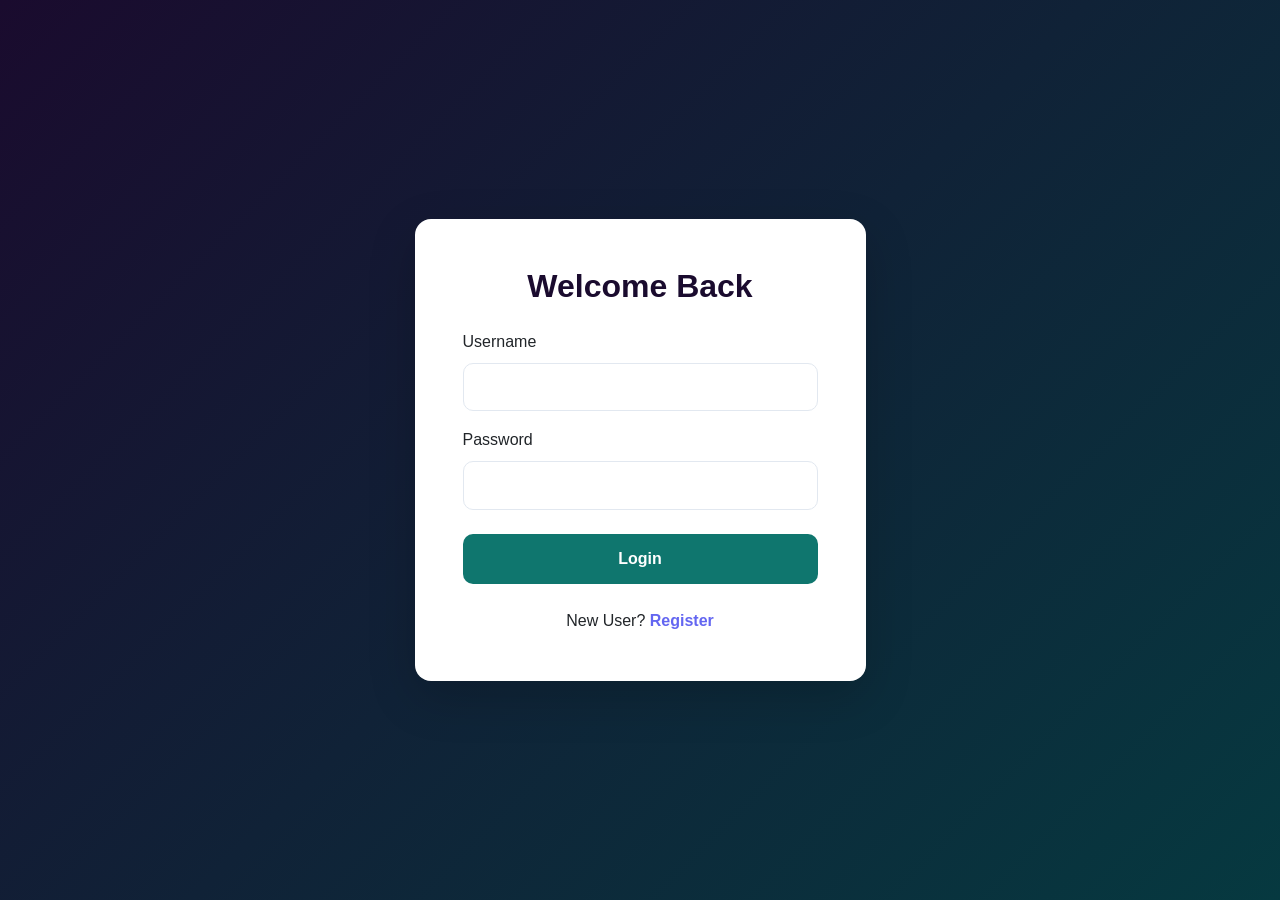
<file: index.html>
<!doctype html>
<html lang="en">
  <head>
    <meta charset="UTF-8" />
    <meta name="viewport" content="width=device-width, initial-scale=1.0" />
    <title>Student Fitness & Performance Tracker</title>

    <!-- Bootstrap CSS -->
    <link
      href="https://cdn.jsdelivr.net/npm/bootstrap@5.3.2/dist/css/bootstrap.min.css"
      rel="stylesheet"
    />

    <!-- Custom CSS -->
    <link rel="stylesheet" href="assets/css/style.css" />
  </head>

  <body>
    <!-- NAVBAR -->
    <nav
      class="navbar navbar-expand-lg navbar-dark bg-dark"
      style="
        font-family:
          &quot;Lucida Sans&quot;, &quot;Lucida Sans Regular&quot;,
          &quot;Lucida Grande&quot;, &quot;Lucida Sans Unicode&quot;, Geneva,
          Verdana, sans-serif;
      "
    >
      <div class="container">
        <a class="navbar-brand fw-bold" href="Index.html">Fitness Tracker</a>
        <button
          class="navbar-toggler"
          type="button"
          data-bs-toggle="collapse"
          data-bs-target="#navbarNav"
        >
          <span class="navbar-toggler-icon"></span>
        </button>

        <div class="collapse navbar-collapse" id="navbarNav">
          <ul class="navbar-nav ms-auto">
            <li class="nav-item">
              <a class="nav-link" href="index.html">Home</a>
            </li>
            <li class="nav-item">
              <a class="nav-link" href="Workout log.html">Workout Log</a>
            </li>
            <li class="nav-item">
              <a class="nav-link" href="health-tracker.html">Health Tracker</a>
            </li>
            <li class="nav-item">
              <a class="nav-link" href="Progress.html">Progress</a>
            </li>
            <li class="nav-item">
              <a class="nav-link" href="Analytics.html">Analytics</a>
            </li>
            <li class="nav-item">
              <a class="nav-link" href="About.html">About</a>
            </li>
            <li class="nav-item">
              <a class="nav-link text-danger" href="#" onclick="logout()">
                Logout
              </a>
            </li>
          </ul>
        </div>
      </div>
    </nav>

    <!-- HERO SECTION -->
    <section
      class="py-5 text-white"
      style="background: linear-gradient(135deg, #1a0b2e, #063940)"
    >
      <div class="container text-center">
        <h1 class="display-4 fw-bold">Student Fitness & Performance Tracker</h1>
        <p class="lead mt-3">
          Track your workouts, monitor your progress, and stay consistent all in
          one clean dashboard.
        </p>
        <a href="Workout log.html" class="btn btn-light btn-lg mt-3 fw-bold"
          >Log Workout</a
        >
      </div>
    </section>

    <!-- DASHBOARD STATS -->
    <section class="py-5 bg-light" style="background-color: #eef2ff !important">
      <div class="container">
        <h2 class="text-center fw-bold mb-4">Dashboard Overview</h2>

        <div class="row g-4">
          <div class="col-md-4">
            <div class="card shadow text-center">
              <div class="card-body">
                <h5>Total Workouts</h5>
                <h2 id="totalWorkouts">0</h2>
              </div>
            </div>
          </div>

          <div class="col-md-4">
            <div class="card shadow text-center">
              <div class="card-body">
                <h5>Total Calories</h5>
                <h2 id="totalCalories">0</h2>
              </div>
            </div>
          </div>

          <div class="col-md-4">
            <div class="card shadow text-center">
              <div class="card-body">
                <h5>Total Sleep Hours</h5>
                <h2 id="totalSleep">0</h2>
              </div>
            </div>
          </div>

          <div class="col-md-6">
            <div class="card shadow text-center">
              <div class="card-body">
                <h5>Total Steps</h5>
                <h2 id="totalSteps">0</h2>
              </div>
            </div>
          </div>

          <div class="col-md-6">
            <div class="card shadow text-center">
              <div class="card-body">
                <h5>Total Water Intake (L)</h5>
                <h2 id="totalWater">0</h2>
              </div>
            </div>
          </div>
        </div>
      </div>
    </section>

    <!-- QUICK ACTIONS -->
    <section class="py-5">
      <div class="container text-center">
        <h2 class="fw-bold mb-4">Quick Actions</h2>

        <a
          href="Workout log.html"
          class="btn btn-primary m-2"
          style="background-color: #2563eb"
        >
          Log Workout
        </a>

        <a
          href="health-tracker.html"
          class="btn btn-success m-2"
          style="background-color: #059669"
        >
          Health Tracker
        </a>

        <a href="analytics.html" class="btn btn-warning m-2"> Analytics </a>

        <a
          href="progress.html"
          class="btn m-2"
          style="background-color: #9061f9; color: white"
        >
          Progress
        </a>
      </div>
    </section>

    <!-- RECENT WORKOUTS -->
    <section class="py-5 bg-light" style="background-color: #eef2ff !important">
      <div class="container">
        <h2 class="fw-bold text-center mb-4">Recent Workout Activity</h2>

        <div class="table-responsive">
          <table class="table table-bordered table-striped">
            <thead>
              <tr>
                <th>Date</th>
                <th>Exercise</th>
                <th>Sets</th>
                <th>Reps</th>
                <th>Calories</th>
              </tr>
            </thead>

            <tbody id="recentWorkoutsTable"></tbody>
          </table>
        </div>
      </div>
    </section>

    <!-- FEATURES SECTION -->
    <section class="py-5">
      <div class="container">
        <div class="row text-center mb-4">
          <h2 class="fw-bold">Explore the Dashboard</h2>
          <p class="text-muted">Your progress, neatly organized.</p>
        </div>

        <div class="row g-4">
          <!-- CARD 1 -->
          <div class="col-md-4">
            <div class="card h-100 shadow">
              <div class="card-body text-center">
                <h4 class="card-title fw-bold">Workout Log</h4>
                <p class="card-text text-muted">
                  View your daily exercises, sets, reps, and calories burned —
                  directly from Excel.
                </p>
                <a
                  href="Workout log.html"
                  class="btn btn-primary"
                  style="
                    background-color: #1a0b2e;
                    border-color: #1a0b2e;
                    color: white;
                  "
                  >View Log</a
                >
              </div>
            </div>
          </div>

          <!-- CARD 2 -->
          <div class="col-md-4">
            <div class="card h-100 shadow">
              <div class="card-body text-center">
                <h4 class="card-title fw-bold">Weekly Progress</h4>
                <p class="card-text text-muted">
                  Check your weekly goals, completion rate, and personal
                  improvements.
                </p>
                <a
                  href="progress.html"
                  class="btn btn-primary"
                  style="
                    background-color: #1a0b2e;
                    border-color: #1a0b2e;
                    color: white;
                  "
                  >View Progress</a
                >
              </div>
            </div>
          </div>

          <!-- CARD 3 -->
          <div class="col-md-4">
            <div class="card h-100 shadow">
              <div class="card-body text-center">
                <h4 class="card-title fw-bold">Analytics & Charts</h4>
                <p class="card-text text-muted">
                  Visualize calories, workouts, sleep hours, and more using
                  interactive charts.
                </p>
                <a
                  href="analytics.html"
                  class="btn btn-primary"
                  style="
                    background-color: #1a0b2e;
                    border-color: #1a0b2e;
                    color: white;
                  "
                  >View Analytics</a
                >
              </div>
            </div>
          </div>
        </div>
      </div>
    </section>

    <!-- FOOTER -->
    <footer
      class="bg-dark text-white text-center py-3"
      style="
        font-family:
          &quot;Lucida Sans&quot;, &quot;Lucida Sans Regular&quot;,
          &quot;Lucida Grande&quot;, &quot;Lucida Sans Unicode&quot;, Geneva,
          Verdana, sans-serif;
      "
    >
      <p class="mb-0">© 2025 Student Fitness & Performance Tracker</p>
    </footer>

    <!-- Bootstrap JS -->
    <script src="https://cdn.jsdelivr.net/npm/bootstrap@5.3.2/dist/js/bootstrap.bundle.min.js"></script>
    <script>
      function getCookie(name) {
        const value = `; ${document.cookie}`;
        const parts = value.split(`; ${name}=`);
        if (parts.length === 2) return parts.pop().split(';').shift();
        return null;
      }

      let userId = null;
      try {
        userId = localStorage.getItem("userId");
      } catch (e) {
        console.warn("localStorage error:", e);
      }
      if (!userId) {
        userId = getCookie("userId");
      }

      if (!userId) {
        window.location.href = "login.html";
      }

      const API_BASE =
        "https://student-fitness-performance-tracker-production.up.railway.app";

      function formatDate(dateString) {
        const date = new Date(dateString);
        const day = String(date.getDate()).padStart(2, "0");
        const month = String(date.getMonth() + 1).padStart(2, "0");
        const year = date.getFullYear();
        return `${day}-${month}-${year}`;
      }

      function logout() {
        try {
          localStorage.removeItem("userId");
        } catch (e) {}
        document.cookie = "userId=;path=/;expires=Thu, 01 Jan 1970 00:00:00 UTC;";
        window.location.href = "login.html";
      }

      async function loadDashboard() {
        try {
          const workouts = await fetch(
            `${API_BASE}/analytics/total-workouts/${userId}`,
          ).then((res) => res.json());

          document.getElementById("totalWorkouts").innerText = workouts;

          const calories = await fetch(
            `${API_BASE}/analytics/total-calories/${userId}`,
          ).then((res) => res.json());

          document.getElementById("totalCalories").innerText = calories;

          const sleep = await fetch(`${API_BASE}/analytics/total-sleep/${userId}`).then(
            (res) => res.json(),
          );

          document.getElementById("totalSleep").innerText = sleep;

          const steps = await fetch(`${API_BASE}/analytics/total-steps/${userId}`).then(
            (res) => res.json(),
          );

          document.getElementById("totalSteps").innerText = steps;

          const water = await fetch(`${API_BASE}/analytics/total-water/${userId}`).then(
            (res) => res.json(),
          );

          document.getElementById("totalWater").innerText = water;
        } catch (error) {
          console.error(error);
        }
      }

      async function loadRecentWorkouts() {
        try {
          const workouts = await fetch(
            `${API_BASE}/workouts/user/${userId}`,
          ).then((res) => res.json());

          const table = document.getElementById("recentWorkoutsTable");

          table.innerHTML = "";

          workouts
            .slice(-5)
            .reverse()
            .forEach((workout) => {
              table.innerHTML += `
          <tr>
            <td>${formatDate(workout.workoutDate)}</td>
            <td>${workout.exercise}</td>
            <td>${workout.setsDone}</td>
            <td>${workout.repsDone}</td>
            <td>${workout.caloriesBurned}</td>
          </tr>
        `;
            });
        } catch (error) {
          console.error(error);
        }
      }

      loadDashboard();
      loadRecentWorkouts();
    </script>
  </body>
</html>
</file>
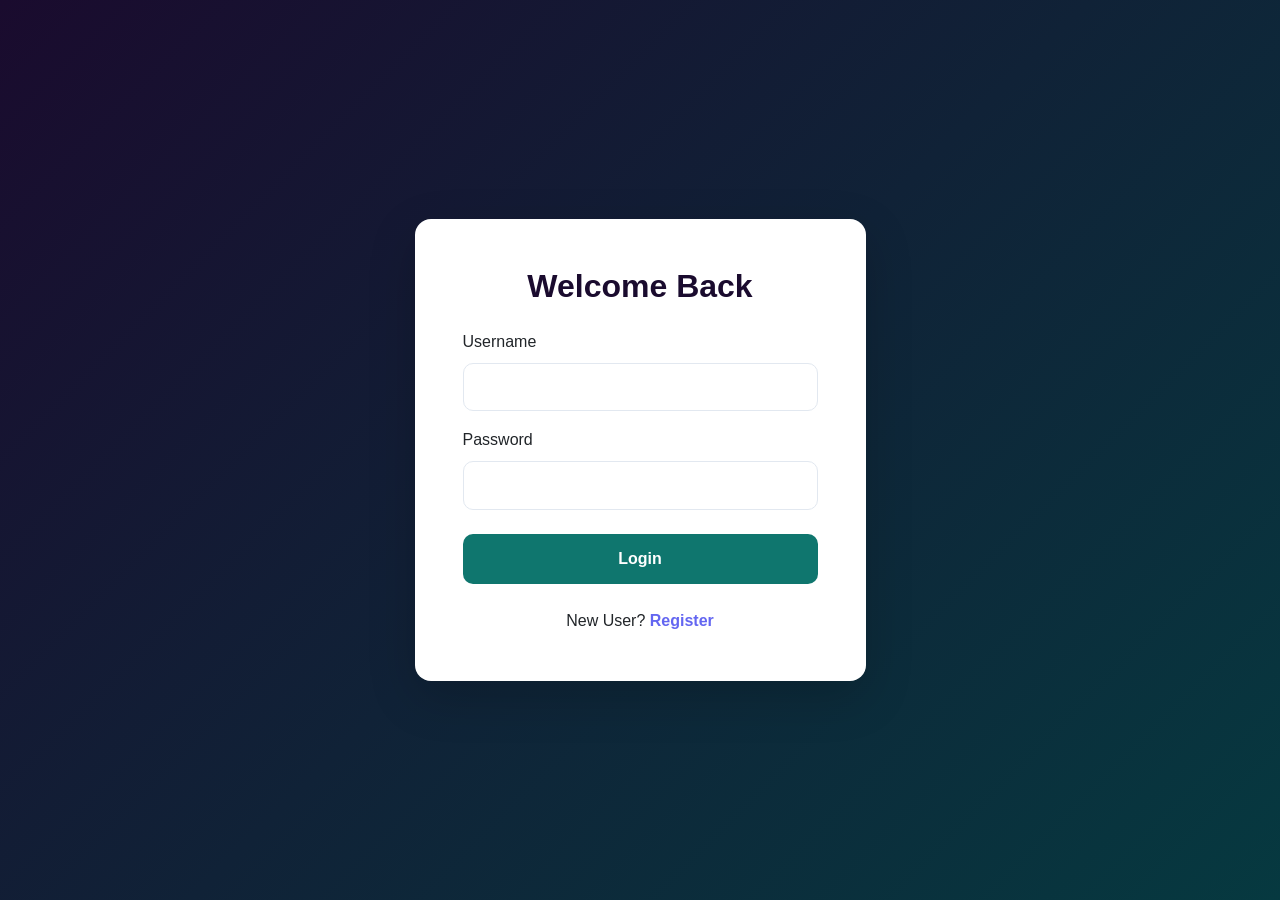
<file: health-tracker.html>
<!doctype html>
<html lang="en">
  <head>
    <meta charset="UTF-8" />
    <meta name="viewport" content="width=device-width, initial-scale=1.0" />
    <title>Health Tracker | Fitness Tracker</title>

    <link
      href="https://cdn.jsdelivr.net/npm/bootstrap@5.3.2/dist/css/bootstrap.min.css"
      rel="stylesheet"
    />

    <link rel="stylesheet" href="assets/css/style.css" />
  </head>
  <body>
    <!-- NAVBAR -->
    <nav
      class="navbar navbar-expand-lg navbar-dark bg-dark"
      style="
        font-family:
          &quot;Lucida Sans&quot;, &quot;Lucida Sans Regular&quot;,
          &quot;Lucida Grande&quot;, &quot;Lucida Sans Unicode&quot;, Geneva,
          Verdana, sans-serif;
      "
    >
      <div class="container">
        <a class="navbar-brand fw-bold" href="index.html">Fitness Tracker</a>

        <button
          class="navbar-toggler"
          type="button"
          data-bs-toggle="collapse"
          data-bs-target="#navbarNav"
        >
          <span class="navbar-toggler-icon"></span>
        </button>

        <div class="collapse navbar-collapse" id="navbarNav">
          <ul class="navbar-nav ms-auto">
            <li class="nav-item">
              <a class="nav-link" href="index.html">Home</a>
            </li>

            <li class="nav-item">
              <a class="nav-link" href="Workout log.html">Workout Log</a>
            </li>

            <li class="nav-item">
              <a class="nav-link active" href="health-tracker.html"
                >Health Tracker</a
              >
            </li>

            <li class="nav-item">
              <a class="nav-link" href="Progress.html">Progress</a>
            </li>

            <li class="nav-item">
              <a class="nav-link" href="Analytics.html">Analytics</a>
            </li>

            <li class="nav-item">
              <a class="nav-link" href="About.html">About</a>
            </li>
            <li class="nav-item">
              <a class="nav-link text-danger" href="#" onclick="logout()">
                Logout
              </a>
            </li>
          </ul>
        </div>
      </div>
    </nav>

    <!-- HEADER -->
    <section
      class="py-4"
      style="background: linear-gradient(135deg, #1a0b2e, #063940)"
    >
      <div class="container text-center text-white">
        <h2 class="fw-bold">Health Tracker</h2>
        <p class="mb-0">Track Sleep, Steps, and Water Intake</p>
      </div>
    </section>

    <div class="container py-5">
      <!-- SLEEP -->

      <div class="card shadow mb-5" style="background-color: #eef2ff">
        <div class="card-body">
          <h4 class="mb-4">Sleep Log</h4>

          <form id="sleepForm">
            <div class="row g-3">
              <div class="col-md-6">
                <input
                  type="date"
                  id="sleepDate"
                  class="form-control"
                  required
                />
              </div>

              <div class="col-md-6">
                <input
                  type="number"
                  id="hoursSlept"
                  class="form-control"
                  placeholder="Hours Slept"
                  min="0"
                  step="0.1"
                  required
                />
              </div>

              <div class="col-12">
                <button class="btn btn-primary">Add Sleep Record</button>
              </div>
            </div>
          </form>

          <hr />

          <table class="table table-striped text-center">
            <thead class="table-dark">
              <tr>
                <th>Date</th>
                <th>Hours Slept</th>
                <th>Actions</th>
              </tr>
            </thead>

            <tbody id="sleepTableBody"></tbody>
          </table>
        </div>
      </div>

      <!-- STEPS -->

      <div class="card shadow mb-5" style="background-color: #eef2ff">
        <div class="card-body">
          <h4 class="mb-4">Step Log</h4>

          <form id="stepForm">
            <div class="row g-3">
              <div class="col-md-6">
                <input
                  type="date"
                  id="stepDate"
                  class="form-control"
                  required
                />
              </div>

              <div class="col-md-6">
                <input
                  type="number"
                  id="stepsWalked"
                  class="form-control"
                  placeholder="Steps Walked"
                  min="0"
                  required
                />
              </div>

              <div class="col-12">
                <button
                  class="btn btn-success"
                  style="background-color: #0f766e"
                >
                  Add Step Record
                </button>
              </div>
            </div>
          </form>

          <hr />

          <table class="table table-striped text-center">
            <thead class="table-dark">
              <tr>
                <th>Date</th>
                <th>Steps Walked</th>
                <th>Actions</th>
              </tr>
            </thead>

            <tbody id="stepTableBody"></tbody>
          </table>
        </div>
      </div>

      <!-- WATER -->

      <div class="card shadow" style="background-color: #eef2ff">
        <div class="card-body">
          <h4 class="mb-4">Water Intake Log</h4>

          <form id="waterForm">
            <div class="row g-3">
              <div class="col-md-6">
                <input
                  type="date"
                  id="waterDate"
                  class="form-control"
                  required
                />
              </div>

              <div class="col-md-6">
                <input
                  type="number"
                  id="litersDrank"
                  class="form-control"
                  placeholder="Liters Drank"
                  min="0"
                  step="0.1"
                  required
                />
              </div>

              <div class="col-12">
                <button
                  class="btn btn-info"
                  style="color: white"
                  style="background-color: #7c3aed"
                  ;
                >
                  Add Water Record
                </button>
              </div>
            </div>
          </form>

          <hr />

          <table class="table table-striped text-center">
            <thead class="table-dark">
              <tr>
                <th>Date</th>
                <th>Liters Drank</th>
                <th>Actions</th>
              </tr>
            </thead>

            <tbody id="waterTableBody"></tbody>
          </table>
        </div>
      </div>
    </div>

    <footer
      class="bg-dark text-white text-center py-3"
      style="
        font-family:
          &quot;Lucida Sans&quot;, &quot;Lucida Sans Regular&quot;,
          &quot;Lucida Grande&quot;, &quot;Lucida Sans Unicode&quot;, Geneva,
          Verdana, sans-serif;
      "
    >
      <p class="mb-0">© 2025 Student Fitness & Performance Tracker</p>
    </footer>

    <script src="https://cdn.jsdelivr.net/npm/bootstrap@5.3.2/dist/js/bootstrap.bundle.min.js"></script>

    <script>
      function getCookie(name) {
        const value = `; ${document.cookie}`;
        const parts = value.split(`; ${name}=`);
        if (parts.length === 2) return parts.pop().split(';').shift();
        return null;
      }

      let userId = null;
      try {
        userId = localStorage.getItem("userId");
      } catch (e) {
        console.warn("localStorage error:", e);
      }
      if (!userId) {
        userId = getCookie("userId");
      }

      if (!userId) {
        window.location.href = "login.html";
      }

      function formatDate(dateString) {
        const date = new Date(dateString);
        const day = String(date.getDate()).padStart(2, "0");
        const month = String(date.getMonth() + 1).padStart(2, "0");
        const year = date.getFullYear();
        return `${day}-${month}-${year}`;
      }

      function logout() {
        try {
          localStorage.removeItem("userId");
        } catch (e) {}
        document.cookie = "userId=;path=/;expires=Thu, 01 Jan 1970 00:00:00 UTC;";
        window.location.href = "login.html";
      }

      async function loadSleep() {
        const response = await fetch(
          `https://student-fitness-performance-tracker-production.up.railway.app/sleep/user/${userId}`,
        );

        const records = await response.json();

        const tableBody = document.getElementById("sleepTableBody");

        tableBody.innerHTML = "";

        records.forEach((record) => {
          tableBody.innerHTML += `
            <tr>
              <td>${formatDate(record.sleepDate)}</td>
                <td>${record.hoursSlept}</td>
                <td>
        <button
            class="btn btn-danger btn-sm"
            onclick="deleteSleep(${record.id})" style="background-color: #8B1E3F"
        >
            Delete
        </button>
    </td>
            </tr>
            `;
        });
      }

      async function loadSteps() {
        const response = await fetch(
          `https://student-fitness-performance-tracker-production.up.railway.app/steps/user/${userId}`,
        );

        const records = await response.json();

        const tableBody = document.getElementById("stepTableBody");

        tableBody.innerHTML = "";

        records.forEach((record) => {
          tableBody.innerHTML += `
            <tr>
              <td>${formatDate(record.stepDate)}</td>
                <td>${record.stepsWalked}</td>
                <td>
        <button
            class="btn btn-danger btn-sm"
            onclick="deleteStep(${record.id})" style="background-color: #8B1E3F"
        >
            Delete
        </button>
    </td>
            </tr>
            `;
        });
      }

      async function loadWater() {
        const response = await fetch(
          `https://student-fitness-performance-tracker-production.up.railway.app/water/user/${userId}`,
        );

        const records = await response.json();

        const tableBody = document.getElementById("waterTableBody");

        tableBody.innerHTML = "";

        records.forEach((record) => {
          tableBody.innerHTML += `
            <tr>
              <td>${formatDate(record.waterDate)}</td>
                <td>${record.litersDrank}</td>
                <td>
        <button
            class="btn btn-danger btn-sm"
            onclick="deleteWater(${record.id})" style="background-color: #8B1E3F"
        >
            Delete
        </button>
    </td>
            </tr>
            `;
        });
      }

      document
        .getElementById("sleepForm")
        .addEventListener("submit", async function (e) {
          e.preventDefault();

          await fetch(
            "https://student-fitness-performance-tracker-production.up.railway.app/sleep",
            {
              method: "POST",

              headers: {
                "Content-Type": "application/json",
              },

              body: JSON.stringify({
                userId: Number(userId),
                sleepDate: document.getElementById("sleepDate").value,
                hoursSlept: parseFloat(
                  document.getElementById("hoursSlept").value,
                ),
              }),
            },
          );

          this.reset();

          loadSleep();
        });

      document
        .getElementById("stepForm")
        .addEventListener("submit", async function (e) {
          e.preventDefault();

          await fetch(
            "https://student-fitness-performance-tracker-production.up.railway.app/steps",
            {
              method: "POST",

              headers: {
                "Content-Type": "application/json",
              },

              body: JSON.stringify({
                userId: Number(userId),
                stepDate: document.getElementById("stepDate").value,
                stepsWalked: parseInt(
                  document.getElementById("stepsWalked").value,
                ),
              }),
            },
          );

          this.reset();

          loadSteps();
        });

      document
        .getElementById("waterForm")
        .addEventListener("submit", async function (e) {
          e.preventDefault();

          await fetch(
            "https://student-fitness-performance-tracker-production.up.railway.app/water",
            {
              method: "POST",

              headers: {
                "Content-Type": "application/json",
              },

              body: JSON.stringify({
                userId: Number(userId),
                waterDate: document.getElementById("waterDate").value,
                litersDrank: parseFloat(
                  document.getElementById("litersDrank").value,
                ),
              }),
            },
          );

          this.reset();

          loadWater();
        });
      async function deleteSleep(id) {
        if (!confirm("Delete sleep record?")) {
          return;
        }

        await fetch(
          `https://student-fitness-performance-tracker-production.up.railway.app/sleep/${id}`,
          {
            method: "DELETE",
          },
        );

        loadSleep();
      }
      async function deleteWater(id) {
        if (!confirm("Delete water record?")) {
          return;
        }

        await fetch(
          `https://student-fitness-performance-tracker-production.up.railway.app/water/${id}`,
          {
            method: "DELETE",
          },
        );

        loadWater();
      }
      async function deleteStep(id) {
        if (!confirm("Delete step record?")) {
          return;
        }

        await fetch(
          `https://student-fitness-performance-tracker-production.up.railway.app/steps/${id}`,
          {
            method: "DELETE",
          },
        );

        loadSteps();
      }

      loadSleep();
      loadSteps();
      loadWater();
    </script>
  </body>
</html>
</file>
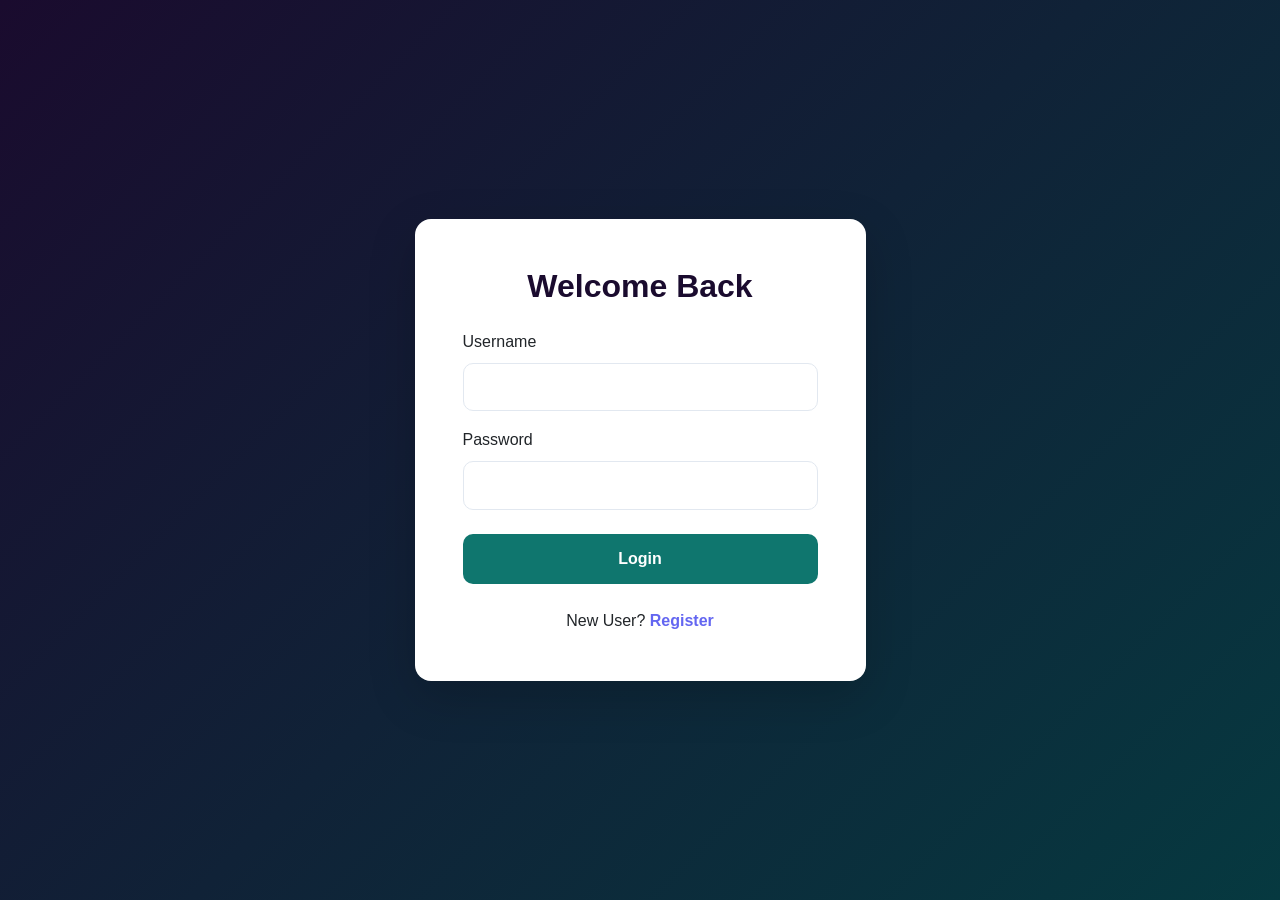
<file: login.html>
<!doctype html>
<html lang="en">
  <head>
    <meta charset="UTF-8" />
    <meta name="viewport" content="width=device-width, initial-scale=1.0" />
    <title>Login | Fitness Tracker</title>

    <link
      href="https://cdn.jsdelivr.net/npm/bootstrap@5.3.2/dist/css/bootstrap.min.css"
      rel="stylesheet"
    />
    <link rel="stylesheet" href="assets/css/style.css" />
  </head>

  <body
    style="
      min-height: 100vh;
      background: linear-gradient(135deg, #1a0b2e, #063940);
      font-family:
        &quot;Lucida Sans&quot;, &quot;Lucida Sans Regular&quot;,
        &quot;Lucida Grande&quot;, &quot;Lucida Sans Unicode&quot;, Geneva,
        Verdana, sans-serif;
    "
  >
    <div class="container">
      <div
        class="row justify-content-center align-items-center"
        style="min-height: 100vh"
      >
        <div class="col-md-5">
          <div class="card shadow-lg border-0" style="border-radius: 20px">
            <div class="card-body p-5">
              <h2 class="text-center fw-bold mb-4" style="color: #1a0b2e">
                Welcome Back
              </h2>

              <form id="loginForm">
                <div class="mb-3">
                  <label class="form-label"> Username </label>

                  <input
                    type="text"
                    id="username"
                    class="form-control"
                    required
                  />
                </div>

                <div class="mb-4">
                  <label class="form-label"> Password </label>

                  <input
                    type="password"
                    id="password"
                    class="form-control"
                    required
                  />
                </div>

                <button
                  type="submit"
                  class="btn w-100 text-white"
                  style="background-color: #0f766e"
                >
                  Login
                </button>
              </form>

              <p class="text-center mt-4 mb-0">
                New User?

                <a
                  href="register.html"
                  style="
                    color: #6366f1;
                    text-decoration: none;
                    font-weight: bold;
                  "
                >
                  Register
                </a>
              </p>
            </div>
          </div>
        </div>
      </div>
    </div>

    <script>
      var API_BASE =
        "https://student-fitness-performance-tracker-production.up.railway.app";

      document
        .getElementById("loginForm")
        .addEventListener("submit", function (e) {
          e.preventDefault();

          var submitBtn = document.querySelector('#loginForm button[type="submit"]');
          var originalText = submitBtn.innerText;

          // Loading state feedback
          submitBtn.disabled = true;
          submitBtn.innerText = "Logging in...";

          var usernameVal = document.getElementById("username").value;
          var passwordVal = document.getElementById("password").value;

          fetch(API_BASE + "/login", {
            method: "POST",
            headers: {
              "Content-Type": "application/json",
            },
            body: JSON.stringify({
              username: usernameVal,
              password: passwordVal,
            }),
          })
          .then(function (response) {
            if (response.ok) {
              return response.json();
            } else {
              throw new Error("Invalid username or password.");
            }
          })
          .then(function (user) {
            try {
              localStorage.setItem("userId", user.id);
            } catch (err) {
              console.warn("localStorage error:", err);
            }
            document.cookie = "userId=" + user.id + ";path=/;max-age=31536000";
            location.href = "index.html";
          })
          .catch(function (error) {
            console.error(error);
            alert("Error: " + error.message);
          })
          .then(function () {
            submitBtn.disabled = false;
            submitBtn.innerText = originalText;
          });
        });
    </script>
  </body>
</html>
</file>
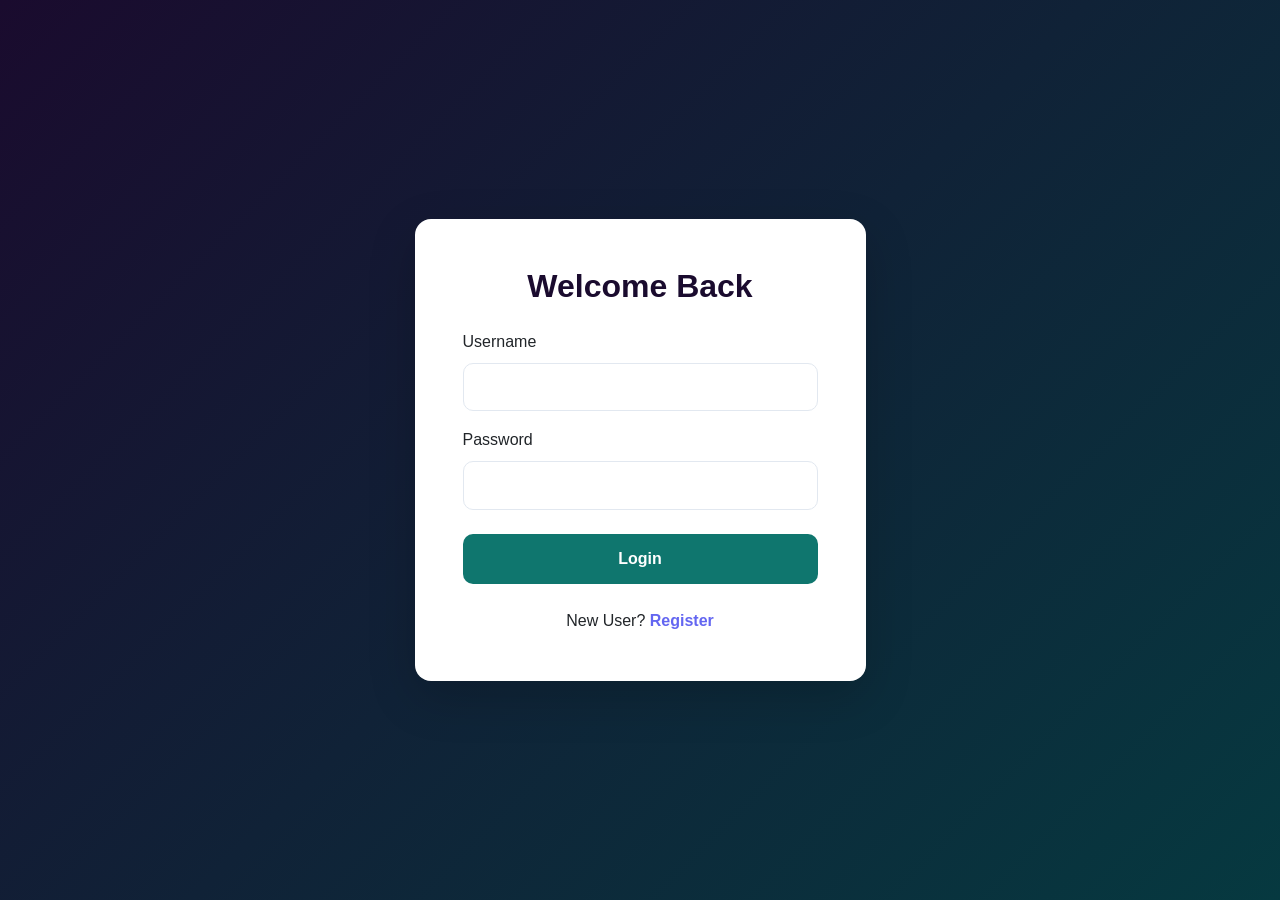
<file: Progress.html>
<!DOCTYPE html>
<html lang="en">
    <meta charset="UTF-8" />
    <meta name="viewport" content="width=device-width, initial-scale=1.0" />
    <title>Progress | Fitness Tracker</title>

    <!-- Bootstrap CSS -->
    <link
      href="https://cdn.jsdelivr.net/npm/bootstrap@5.3.2/dist/css/bootstrap.min.css"
      rel="stylesheet"
    />

    <!-- Custom CSS -->
    <link rel="stylesheet" href="assets/css/style.css" />
    <style>
        .progress-bar {
            background-color: #6E43FF !important;
        }
    </style>

  </head>
  <body style="font-family: 'Lucida Sans', 'Lucida Sans Regular', 'Lucida Grande', 'Lucida Sans Unicode', Geneva, Verdana, sans-serif;">
    <!-- NAVBAR -->
    <nav class="navbar navbar-expand-lg navbar-dark bg-dark">
      <div class="container">
        <a class="navbar-brand fw-bold" href="index.html">Fitness Tracker</a>
        <button
          class="navbar-toggler"
          type="button"
          data-bs-toggle="collapse"
          data-bs-target="#navbarNav"
        >
          <span class="navbar-toggler-icon"></span>
        </button>

        <div class="collapse navbar-collapse" id="navbarNav">
          <ul class="navbar-nav ms-auto">
            <li class="nav-item">
              <a class="nav-link" href="index.html">Home</a>
            </li>
            <li class="nav-item">
              <a class="nav-link" href="Workout log.html">Workout Log</a>
            </li>
            <li class="nav-item">
              <a class="nav-link" href="health-tracker.html">Health Tracker</a>
            </li>
            <li class="nav-item">
              <a class="nav-link active" href="Progress.html">Progress</a>
            </li>
            <li class="nav-item">
              <a class="nav-link" href="Analytics.html">Analytics</a>
            </li>
            <li class="nav-item">
              <a class="nav-link" href="About.html">About</a>
            </li>
            <li class="nav-item">
              <a class="nav-link text-danger" href="#" onclick="logout()">Logout</a>
            </li>
          </ul>
        </div>
      </div>
    </nav>

    <!-- HEADER -->
    <section
      class="py-4"
      style="background: linear-gradient(135deg, #1a0b2e, #063940)"
    >
      <div class="container text-center text-white">
        <h2 class="fw-bold">Weekly Progress</h2>
        <p class="mb-0">Your goals and achievements summarized</p>
      </div>
    </section>

    <!-- PROGRESS SECTION -->
    <section class="py-5">
      <div class="container">
        <h4 class="fw-bold mb-4">Your Weekly Summary</h4>

        <!-- CARD 1 -->
        <div class="card mb-4 shadow">
          <div class="card-body">
            <h5 class="fw-bold">Workout Completion</h5>
            <p class="text-muted">
              Based on total workout sessions done this week
            </p>

            <div class="progress" style="height: 25px">
              <div
  id="workoutProgressBar"
  class="progress-bar bg-success"
  role="progressbar"
  style="width: 0%"
>
  0%
</div>
            </div>
          </div>
        </div>

        <!-- CARD 2 -->
        <div class="card mb-4 shadow">
          <div class="card-body">
            <h5 class="fw-bold">Calories Goal Achieved</h5>
            <p class="text-muted">Calories burned vs weekly target</p>

            <div class="progress" style="height: 25px">
              <div
  id="caloriesProgressBar"
  class="progress-bar bg-info"
  role="progressbar"
  style="width: 0%"
>
  0%
</div>
            </div>
          </div>
        </div>

        <!-- CARD 3 -->
        <div class="card mb-4 shadow">
          <div class="card-body">
            <h5 class="fw-bold">Sleep Goal Achieved</h5>
            <p class="text-muted">
              Total sleep hours compared to your weekly goal
            </p>

            <div class="progress" style="height: 25px">
              <div
  id="sleepProgressBar"
  class="progress-bar bg-warning text-white"
  role="progressbar"
  style="width: 0%"
>
  0%
</div>
            </div>
          </div>
        </div>

        <!-- CARD 4 -->
        <div class="card mb-4 shadow">
          <div class="card-body">
            <h5 class="fw-bold">Steps Goal Achieved</h5>
            <p class="text-muted">Steps walked this week</p>

            <div class="progress" style="height: 25px">
              <div
  id="stepsProgressBar"
  class="progress-bar bg-secondary"
  role="progressbar"
  style="width: 0%"
>
  0%
</div>
            </div>
          </div>
        </div>

        <!--CARD 5-->
        <div class="card mb-4 shadow">
          <div class="card-body">
            <h5 class="fw-bold">Water Goal Achieved</h5>
            <p class="text-muted">Water intake compared to weekly goal</p>

            <div class="progress" style="height: 25px">
              <div
                id="waterProgressBar"
                class="progress-bar bg-primary"
                role="progressbar"
                style="width: 0%"
              >
                0%
              </div>
            </div>
          </div>
        </div>

       <!-- PROGRESS OVERVIEW -->
<h4 class="fw-bold mt-5 mb-3">Goal Progress Tracking</h4>
<p class="text-muted">
  Monitor your fitness achievements through dynamic progress indicators powered by live workout and health tracking data.
</p>

        <div class="table-responsive shadow">
          
        </div>
      </div>
    </section>

    <!-- FOOTER -->
    <footer class="bg-dark text-white text-center py-3">
      <p class="mb-0">© 2025 Student Fitness & Performance Tracker</p>
    </footer>

    <!-- Bootstrap JS -->
    <script src="https://cdn.jsdelivr.net/npm/bootstrap@5.3.2/dist/js/bootstrap.bundle.min.js"></script>
    <script>
      function getCookie(name) {
        const value = `; ${document.cookie}`;
        const parts = value.split(`; ${name}=`);
        if (parts.length === 2) return parts.pop().split(';').shift();
        return null;
      }

      let userId = null;
      try {
        userId = localStorage.getItem("userId");
      } catch (e) {
        console.warn("localStorage error:", e);
      }
      if (!userId) {
        userId = getCookie("userId");
      }

      if (!userId) {
        window.location.href = "login.html";
      }

      function logout() {
        try {
          localStorage.removeItem("userId");
        } catch (e) {}
        document.cookie = "userId=;path=/;expires=Thu, 01 Jan 1970 00:00:00 UTC;";
        window.location.href = "login.html";
      }

async function loadProgress() {

    const workouts =
        Number(await (await fetch(
            `https://student-fitness-performance-tracker-production.up.railway.app/analytics/total-workouts/${userId}`
        )).text());

    const calories =
        Number(await (await fetch(
            `https://student-fitness-performance-tracker-production.up.railway.app/analytics/total-calories/${userId}`
        )).text());

    const sleep =
        Number(await (await fetch(
            `https://student-fitness-performance-tracker-production.up.railway.app/analytics/total-sleep/${userId}`
        )).text());

    const steps =
        Number(await (await fetch(
            `https://student-fitness-performance-tracker-production.up.railway.app/analytics/total-steps/${userId}`
        )).text());

    const water =
        Number(await (await fetch(
            `https://student-fitness-performance-tracker-production.up.railway.app/analytics/total-water/${userId}`
        )).text());

    const workoutPercent =
        Math.min((workouts / 10) * 100, 100);

    const caloriesPercent =
        Math.min((calories / 2000) * 100, 100);

    const sleepPercent =
        Math.min((sleep / 56) * 100, 100);

    const stepsPercent =
        Math.min((steps / 70000) * 100, 100);

    const waterPercent =
        Math.min((water / 21) * 100, 100);

    updateBar(
        "workoutProgressBar",
        workoutPercent
    );

    updateBar(
        "caloriesProgressBar",
        caloriesPercent
    );

    updateBar(
        "sleepProgressBar",
        sleepPercent
    );

    updateBar(
        "stepsProgressBar",
        stepsPercent
    );

    updateBar(
        "waterProgressBar",
        waterPercent
    );
}

function updateBar(id, value) {

    const bar = document.getElementById(id);

    bar.style.width = value + "%";

    bar.textContent =
        value.toFixed(1) + "%";
}

loadProgress();
</script>
  </body>
</html>
</file>
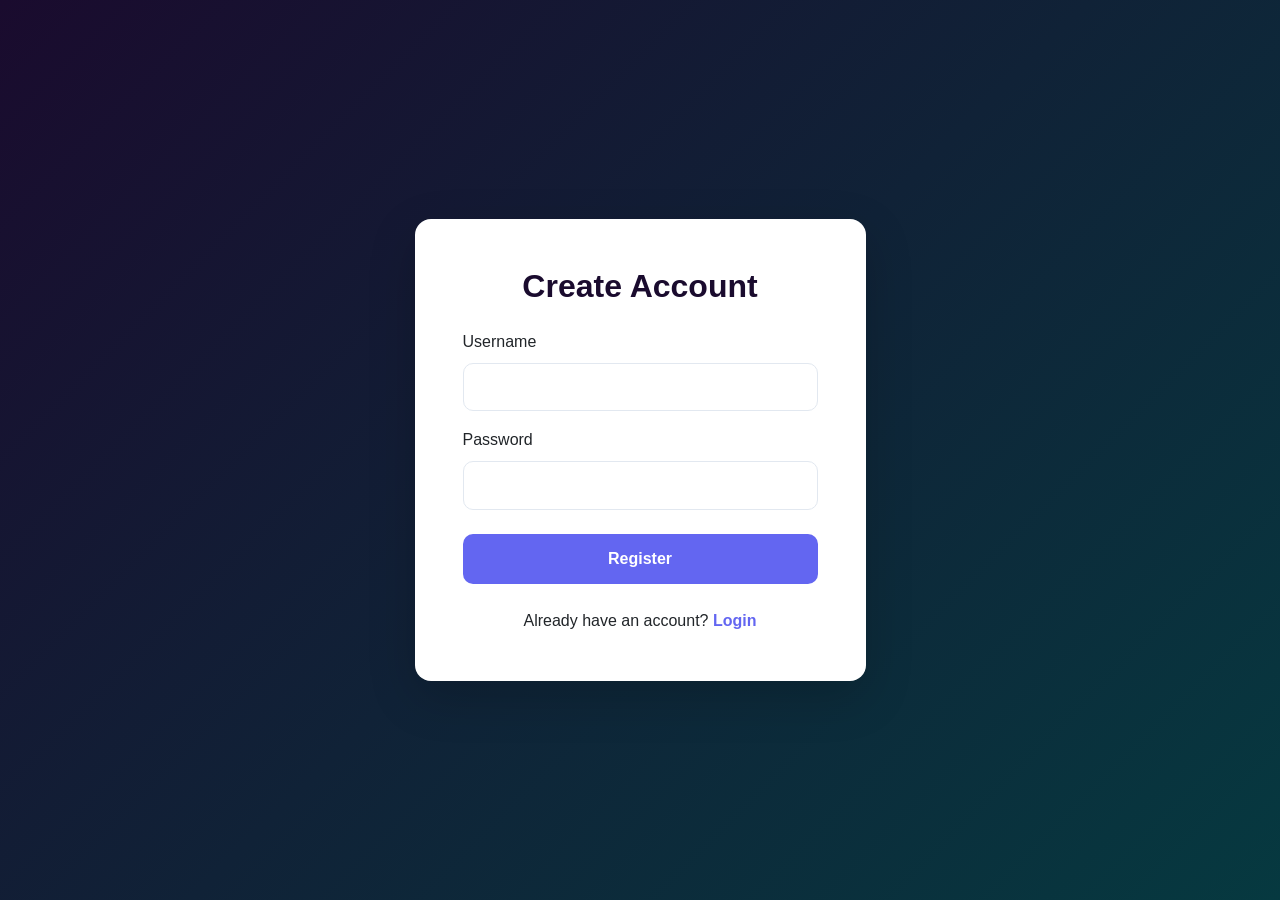
<file: register.html>
<!doctype html>
<html lang="en">
  <head>
    <meta charset="UTF-8" />
    <meta name="viewport" content="width=device-width, initial-scale=1.0" />
    <title>Register | Fitness Tracker</title>

    <link
      href="https://cdn.jsdelivr.net/npm/bootstrap@5.3.2/dist/css/bootstrap.min.css"
      rel="stylesheet"
    />
    <link rel="stylesheet" href="assets/css/style.css" />
  </head>

  <body
    style="
      min-height: 100vh;
      background: linear-gradient(135deg, #1a0b2e, #063940);
      font-family:
        &quot;Lucida Sans&quot;, &quot;Lucida Sans Regular&quot;,
        &quot;Lucida Grande&quot;, &quot;Lucida Sans Unicode&quot;, Geneva,
        Verdana, sans-serif;
    "
  >
    <div class="container">
      <div
        class="row justify-content-center align-items-center"
        style="min-height: 100vh"
      >
        <div class="col-md-5">
          <div class="card shadow-lg border-0" style="border-radius: 20px">
            <div class="card-body p-5">
              <h2 class="text-center fw-bold mb-4" style="color: #1a0b2e">
                Create Account
              </h2>

              <form id="registerForm">
                <div class="mb-3">
                  <label class="form-label"> Username </label>

                  <input
                    type="text"
                    id="username"
                    class="form-control"
                    required
                  />
                </div>

                <div class="mb-4">
                  <label class="form-label"> Password </label>

                  <input
                    type="password"
                    id="password"
                    class="form-control"
                    required
                  />
                </div>

                <button
                  type="submit"
                  class="btn w-100 text-white"
                  style="background-color: #6366f1"
                >
                  Register
                </button>
              </form>

              <p class="text-center mt-4 mb-0">
                Already have an account?

                <a
                  href="login.html"
                  style="
                    color: #6366f1;
                    text-decoration: none;
                    font-weight: bold;
                  "
                >
                  Login
                </a>
              </p>
            </div>
          </div>
        </div>
      </div>
    </div>

    <script>
      var API_BASE =
        "https://student-fitness-performance-tracker-production.up.railway.app";

      document
        .getElementById("registerForm")
        .addEventListener("submit", function (e) {
          e.preventDefault();

          var submitBtn = document.querySelector('#registerForm button[type="submit"]');
          var originalText = submitBtn.innerText;

          // Loading state feedback
          submitBtn.disabled = true;
          submitBtn.innerText = "Registering...";

          var usernameVal = document.getElementById("username").value;
          var passwordVal = document.getElementById("password").value;

          fetch(API_BASE + "/register", {
            method: "POST",
            headers: {
              "Content-Type": "application/json",
            },
            body: JSON.stringify({
              username: usernameVal,
              password: passwordVal,
            }),
          })
          .then(function (response) {
            if (response.ok) {
              alert("Registration Successful!");
              location.href = "login.html";
            } else {
              throw new Error("Username might already be taken.");
            }
          })
          .catch(function (error) {
            console.error(error);
            alert("Error: " + error.message);
          })
          .then(function () {
            submitBtn.disabled = false;
            submitBtn.innerText = originalText;
          });
        });
    </script>
  </body>
</html>
</file>
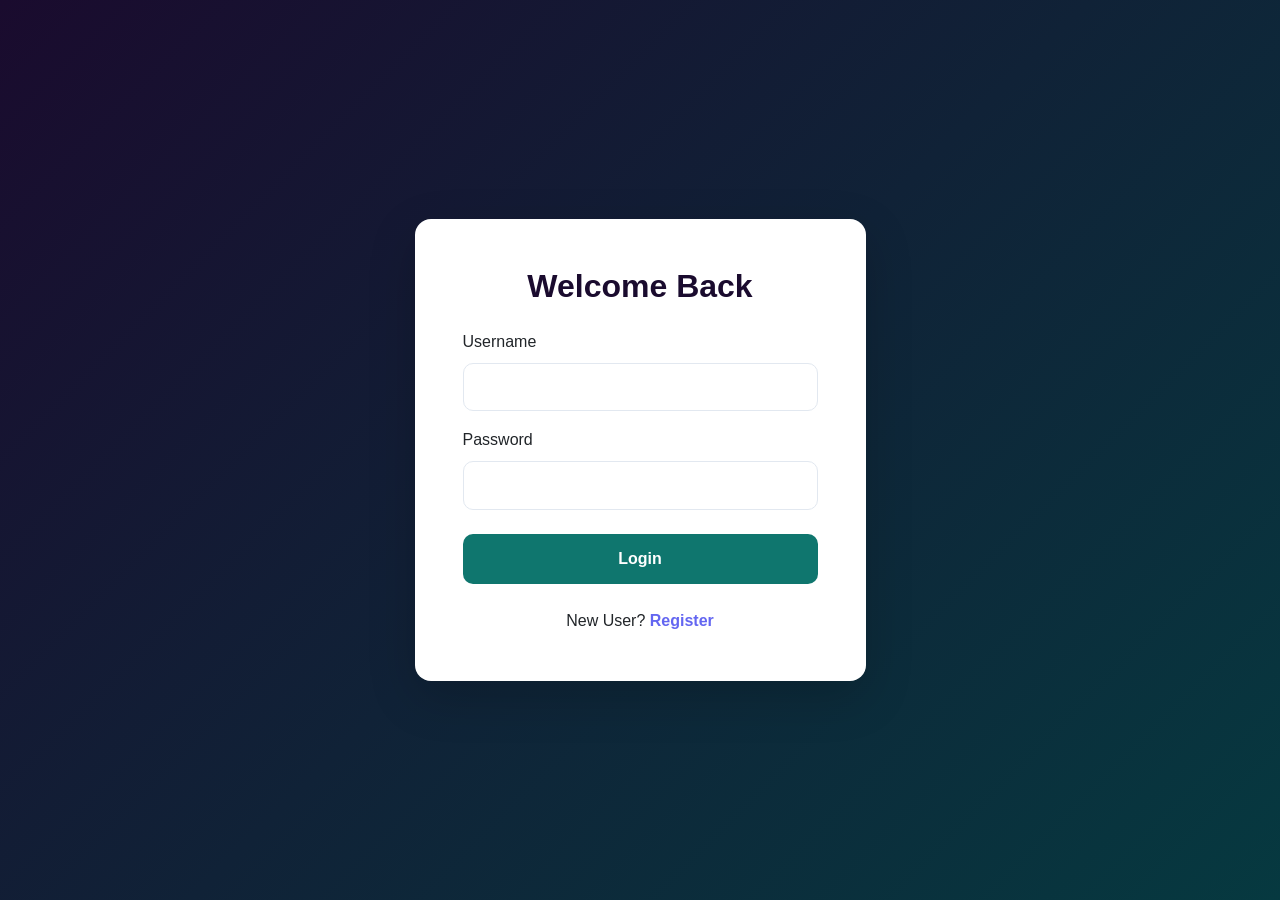
<file: Workout log.html>
<!doctype html>
<html lang="en">
  <head>
    <meta charset="UTF-8" />
    <meta name="viewport" content="width=device-width, initial-scale=1.0" />
    <title>Workout Log | Fitness Tracker</title>

    <!-- Bootstrap CSS -->
    <link
      href="https://cdn.jsdelivr.net/npm/bootstrap@5.3.2/dist/css/bootstrap.min.css"
      rel="stylesheet"
    />

    <!-- Custom CSS -->
    <link rel="stylesheet" href="assets/css/style.css" />
  </head>

  <body>
    <!-- NAVBAR -->
    <nav
      class="navbar navbar-expand-lg navbar-dark bg-dark"
      style="
        font-family:
          &quot;Lucida Sans&quot;, &quot;Lucida Sans Regular&quot;,
          &quot;Lucida Grande&quot;, &quot;Lucida Sans Unicode&quot;, Geneva,
          Verdana, sans-serif;
      "
    >
      <div class="container">
        <a class="navbar-brand fw-bold" href="index.html">Fitness Tracker</a>

        <button
          class="navbar-toggler"
          type="button"
          data-bs-toggle="collapse"
          data-bs-target="#navbarNav"
        >
          <span class="navbar-toggler-icon"></span>
        </button>

        <div class="collapse navbar-collapse" id="navbarNav">
          <ul class="navbar-nav ms-auto">
            <li class="nav-item">
              <a class="nav-link" href="index.html">Home</a>
            </li>

            <li class="nav-item">
              <a class="nav-link active" href="Workout log.html">Workout Log</a>
            </li>

            <li class="nav-item">
              <a class="nav-link" href="health-tracker.html">Health Tracker</a>
            </li>

            <li class="nav-item">
              <a class="nav-link" href="Progress.html">Progress</a>
            </li>

            <li class="nav-item">
              <a class="nav-link" href="Analytics.html">Analytics</a>
            </li>

            <li class="nav-item">
              <a class="nav-link" href="About.html">About</a>
            </li>
            <li class="nav-item">
              <a class="nav-link text-danger" href="#" onclick="logout()">
                Logout
              </a>
            </li>
          </ul>
        </div>
      </div>
    </nav>

    <!-- HEADER -->
    <section
      class="py-4"
      style="background: linear-gradient(135deg, #1a0b2e, #063940)"
    >
      <div class="container text-center text-white">
        <h2 class="fw-bold">Workout Log</h2>
        <p class="mb-0">Your daily workouts tracked from database</p>
      </div>
    </section>

    <!-- WORKOUT TABLE -->
    <section class="py-5">
      <div class="container">
        <h4 class="fw-bold mb-3">Daily Workout Table</h4>

        <p class="text-muted">
          Workout data is loaded directly from MySQL through Spring Boot.
        </p>

        <div class="card shadow mb-4">
          <div class="card-body" style="background-color: #eef2ff">
            <h5 class="mb-3">Add Workout</h5>

            <form id="workoutForm">
              <div class="row g-3">
                <div class="col-md-3">
                  <input
                    type="date"
                    id="workoutDate"
                    class="form-control"
                    required
                  />
                </div>

                <div class="col-md-3">
                  <input
                    type="text"
                    id="exercise"
                    class="form-control"
                    placeholder="Exercise"
                    required
                  />
                </div>

                <div class="col-md-2">
                  <input
                    type="number"
                    id="setsDone"
                    class="form-control"
                    placeholder="Sets"
                    required
                  />
                </div>

                <div class="col-md-2">
                  <input
                    type="number"
                    id="repsDone"
                    class="form-control"
                    placeholder="Reps"
                    required
                  />
                </div>

                <div class="col-md-2">
                  <input
                    type="number"
                    id="caloriesBurned"
                    class="form-control"
                    placeholder="Calories"
                    required
                  />
                </div>

                <div class="col-12 text-center">
                  <button
                    type="submit"
                    class="btn btn-success"
                    style="background-color: #6366f1"
                  >
                    Add Workout
                  </button>
                </div>
              </div>
            </form>
          </div>
        </div>
        <div class="table-responsive shadow">
          <table
            class="table table-striped table-bordered text-center align-middle"
          >
            <thead class="table-dark">
              <tr>
                <th>Date</th>
                <th>Exercise</th>
                <th>Sets</th>
                <th>Reps</th>
                <th>Calories Burned</th>
                <th>Actions</th>
              </tr>
            </thead>

            <tbody id="workoutTableBody"></tbody>
          </table>
        </div>
      </div>
    </section>

    <!-- FOOTER -->
    <footer
      class="bg-dark text-white text-center py-3"
      style="
        font-family:
          &quot;Lucida Sans&quot;, &quot;Lucida Sans Regular&quot;,
          &quot;Lucida Grande&quot;, &quot;Lucida Sans Unicode&quot;, Geneva,
          Verdana, sans-serif;
      "
    >
      <p class="mb-0">© 2025 Student Fitness & Performance Tracker</p>
    </footer>

    <!-- Bootstrap JS -->
    <script src="https://cdn.jsdelivr.net/npm/bootstrap@5.3.2/dist/js/bootstrap.bundle.min.js"></script>

    <script>
      function getCookie(name) {
        const value = `; ${document.cookie}`;
        const parts = value.split(`; ${name}=`);
        if (parts.length === 2) return parts.pop().split(';').shift();
        return null;
      }

      let userId = null;
      try {
        userId = localStorage.getItem("userId");
      } catch (e) {
        console.warn("localStorage error:", e);
      }
      if (!userId) {
        userId = getCookie("userId");
      }

      if (!userId) {
        window.location.href = "login.html";
      }

      function logout() {
        try {
          localStorage.removeItem("userId");
        } catch (e) {}
        document.cookie = "userId=;path=/;expires=Thu, 01 Jan 1970 00:00:00 UTC;";
        window.location.href = "login.html";
      }

      function formatDate(dateString) {
        const date = new Date(dateString);

        const day = String(date.getDate()).padStart(2, "0");

        const month = String(date.getMonth() + 1).padStart(2, "0");

        const year = date.getFullYear();

        return `${day}-${month}-${year}`;
      }

      async function loadWorkouts() {
        const response = await fetch(
          `https://student-fitness-performance-tracker-production.up.railway.app/workouts/user/${userId}`,
        );

        const workouts = await response.json();

        const tableBody = document.getElementById("workoutTableBody");

        tableBody.innerHTML = "";

        workouts.forEach((workout) => {
          tableBody.innerHTML += `
        <tr>
          <td>${formatDate(workout.workoutDate)}</td>
            <td>${workout.exercise}</td>
            <td>${workout.setsDone}</td>
            <td>${workout.repsDone}</td>
            <td>${workout.caloriesBurned}</td>
            <td>
        <button
            class="btn btn-danger btn-sm"
            onclick="deleteWorkout(${workout.id})" style="background-color: #8B1E3F"
        >
            Delete
        </button>
    </td>
        </tr>
        `;
        });
      }

      document
        .getElementById("workoutForm")
        .addEventListener("submit", async function (e) {
          e.preventDefault();

          const workout = {
            userId: Number(userId),

            workoutDate: document.getElementById("workoutDate").value,

            exercise: document.getElementById("exercise").value,

            setsDone: parseInt(document.getElementById("setsDone").value),

            repsDone: parseInt(document.getElementById("repsDone").value),

            caloriesBurned: parseInt(
              document.getElementById("caloriesBurned").value,
            ),
          };

          await fetch(
            "https://student-fitness-performance-tracker-production.up.railway.app/workouts",
            {
              method: "POST",
              headers: {
                "Content-Type": "application/json",
              },
              body: JSON.stringify(workout),
            },
          );

          document.getElementById("workoutForm").reset();

          loadWorkouts();
        });
      async function deleteWorkout(id) {
        if (!confirm("Delete this workout?")) {
          return;
        }

        await fetch(
          `https://student-fitness-performance-tracker-production.up.railway.app/workouts/${id}`,
          {
            method: "DELETE",
          },
        );

        loadWorkouts();
      }

      loadWorkouts();
    </script>
  </body>
</html>
</file>
<file: assets/css/style.css>
/* ==========================================
   STUDENT FITNESS & PERFORMANCE TRACKER CSS
   ========================================== */

/* --- Custom Variables & Theme System --- */
:root {
  --primary-gradient: linear-gradient(135deg, #1a0b2e, #063940);
  --accent-color: #6e43ff;
  --success-color: #0f766e;
  --info-color: #2563eb;
  --warning-color: #f59e0b;
  --danger-color: #8b1e3f;
  --card-bg: #ffffff;
  --input-border: #e2e8f0;
  --text-dark: #1e293b;
  --text-muted: #64748b;
  --font-family:
    "Lucida Sans", "Lucida Sans Regular", "Lucida Grande",
    "Lucida Sans Unicode", Geneva, Verdana, sans-serif;

  /* Color Coding for Health Stats */
  --stat-workout: #6366f1;
  --stat-calories: #ef4444;
  --stat-sleep: #10b981;
  --stat-steps: #f59e0b;
  --stat-water: #06b6d4;
}

/* --- Base Elements --- */
body {
  font-family: var(--font-family);
  color: var(--text-dark);
  background-color: #f8fafc;
  line-height: 1.6;
  overflow-x: hidden;
}

h1,
h2,
h3,
h4,
h5,
h6 {
  font-weight: 700;
  color: #0f172a;
}

/* --- Premium Header & Hero --- */
header,
.hero-section,
section[style*="linear-gradient"] {
  background: var(--primary-gradient) !important;
  padding: 4rem 1.5rem !important;
  position: relative;
  overflow: hidden;
}

/* Ensure page hero headers are always white */
header h1, header h2, header h3,
.hero-section h1, .hero-section h2, .hero-section h3,
section[style*="linear-gradient"] h1,
section[style*="linear-gradient"] h2,
section[style*="linear-gradient"] h3 {
  color: #ffffff !important;
}

/* Ensure subtext below hero headers is white and normal weight (not bold) */
header p,
.hero-section p,
section[style*="linear-gradient"] p {
  color: rgba(255, 255, 255, 0.9) !important;
  font-weight: normal !important;
}

header::before,
.hero-section::before,
section[style*="linear-gradient"]::before {
  content: "";
  position: absolute;
  top: -50%;
  left: -50%;
  width: 200%;
  height: 200%;
  background: radial-gradient(
    circle,
    rgba(110, 67, 255, 0.1) 0%,
    rgba(0, 0, 0, 0) 60%
  );
  pointer-events: none;
  animation: pulse-ambient 15s infinite alternate;
}

@keyframes pulse-ambient {
  0% {
    transform: rotate(0deg) scale(1);
  }
  100% {
    transform: rotate(180deg) scale(1.1);
  }
}

/* --- Navbar styling --- */
.navbar {
  backdrop-filter: blur(8px);
  -webkit-backdrop-filter: blur(8px);
  background-color: rgba(15, 23, 42, 0.95) !important;
  border-bottom: 1px solid rgba(255, 255, 255, 0.08);
  font-family: var(--font-family);
}

.navbar-brand {
  letter-spacing: 0.5px;
  background: linear-gradient(to right, #ffffff, #93c5fd);
  -webkit-background-clip: text;
  -webkit-text-fill-color: transparent;
}

.nav-link {
  font-weight: 500;
  transition:
    color 0.2s ease,
    transform 0.2s ease;
}

.nav-link:hover {
  color: #60a5fa !important;
  transform: translateY(-1px);
}

.nav-link.active {
  color: #3b82f6 !important;
  font-weight: 700;
}

/* --- Custom Card Styling --- */
.card {
  background-color: var(--card-bg);
  border: 1px solid rgba(226, 232, 240, 0.8);
  border-radius: 16px !important;
  transition:
    transform 0.3s cubic-bezier(0.4, 0, 0.2, 1),
    box-shadow 0.3s ease;
  overflow: hidden;
}

.card:hover {
  transform: translateY(-5px);
  box-shadow:
    0 12px 20px -8px rgba(0, 0, 0, 0.08),
    0 4px 6px -2px rgba(0, 0, 0, 0.04) !important;
}

.card-title {
  color: #0f172a;
}

/* --- Stat Card Highlight Borders --- */
#totalWorkouts {
  color: var(--stat-workout);
}
#totalWorkouts + h5,
.card:has(#totalWorkouts),
.card:has(#totalWorkoutsByUser) {
  border-top: 4px solid var(--stat-workout) !important;
}

#totalCalories {
  color: var(--stat-calories);
}
#totalCalories + h5,
.card:has(#totalCalories),
.card:has(#totalCaloriesByUser) {
  border-top: 4px solid var(--stat-calories) !important;
}

#totalSleep {
  color: var(--stat-sleep);
}
#totalSleep + h5,
.card:has(#totalSleep),
.card:has(#totalSleepByUser) {
  border-top: 4px solid var(--stat-sleep) !important;
}

#totalSteps {
  color: var(--stat-steps);
}
#totalSteps + h5,
.card:has(#totalSteps),
.card:has(#totalStepsByUser) {
  border-top: 4px solid var(--stat-steps) !important;
}

#totalWater {
  color: var(--stat-water);
}
#totalWater + h5,
.card:has(#totalWater),
.card:has(#totalWaterByUser) {
  border-top: 4px solid var(--stat-water) !important;
}

/* --- Modern Forms --- */
.form-control {
  border: 1.5px solid var(--input-border);
  border-radius: 10px;
  padding: 0.75rem 1rem;
  transition:
    border-color 0.2s ease,
    box-shadow 0.2s ease;
  font-size: 0.95rem;
}

.form-control:focus {
  border-color: var(--accent-color);
  box-shadow: 0 0 0 4px rgba(110, 67, 255, 0.12);
  outline: none;
}

button[type="submit"],
.btn-primary,
.btn-success,
.btn-info,
.btn-warning {
  border-radius: 10px;
  padding: 0.75rem 1.5rem;
  font-weight: 600;
  transition:
    transform 0.2s ease,
    filter 0.2s ease,
    box-shadow 0.2s ease;
}

button[type="submit"]:hover,
.btn:hover {
  filter: brightness(1.08);
  transform: translateY(-1px);
}

button[type="submit"]:active,
.btn:active {
  transform: translateY(1px);
}

/* --- Elegant Tables --- */
.table-responsive {
  border-radius: 12px;
  overflow: hidden;
  background: #ffffff;
  border: 1px solid #e2e8f0;
}

.table {
  margin-bottom: 0;
}

.table th {
  background-color: #0f172a !important;
  color: #ffffff !important;
  font-weight: 600;
  text-transform: uppercase;
  font-size: 0.8rem;
  letter-spacing: 0.5px;
  padding: 1rem !important;
}

.table td {
  padding: 1rem !important;
  vertical-align: middle;
  border-color: #f1f5f9;
  font-size: 0.95rem;
}

.table-striped tbody tr:nth-of-type(odd) {
  background-color: rgba(248, 250, 252, 0.8);
}

/* --- Custom Progress Bars --- */
.progress {
  background-color: #f1f5f9;
  border-radius: 20px;
  overflow: hidden;
  box-shadow: inset 0 2px 4px rgba(0, 0, 0, 0.02);
}

.progress-bar {
  border-radius: 20px;
  font-weight: 700;
  font-size: 0.85rem;
  letter-spacing: 0.5px;
  transition: width 0.8s cubic-bezier(0.4, 0, 0.2, 1);
}

/* --- FOOTER --- */
footer {
  background-color: #0f172a !important;
  border-top: 1px solid #1e293b;
  padding: 2rem 1rem !important;
  color: #94a3b8 !important;
}

footer p {
  font-size: 0.9rem;
}

/* ==========================================
   MEDIA QUERIES FOR RESPONSIVENESS
   ========================================== */

/* Tablet & Mobile Viewports */
@media (max-width: 992px) {
  header,
  .hero-section,
  section[style*="linear-gradient"] {
    padding: 3rem 1rem !important;
  }

  header h1,
  .hero-section h1 {
    font-size: 2.2rem !important;
  }
}

@media (max-width: 768px) {
  /* Layout adjustments */
  .container {
    padding-left: 1.25rem;
    padding-right: 1.25rem;
  }

  /* Font scaling */
  header h1,
  .hero-section h1 {
    font-size: 1.8rem !important;
  }

  header h2,
  .hero-section h2 {
    font-size: 1.5rem !important;
  }

  h2 {
    font-size: 1.6rem !important;
  }

  h4 {
    font-size: 1.25rem !important;
  }

  /* Stacked card grids */
  .row.g-4 {
    --bs-gutter-y: 1.25rem;
  }

  /* Input fields stack nicely on mobile */
  .card-body form .row.g-3 {
    --bs-gutter-y: 1rem;
  }

  .card-body form .row.g-3 > [class*="col-"] {
    width: 100% !important;
  }

  /* Tables formatting for mobile card-view fallback or scroll */
  .table-responsive {
    margin-bottom: 1.5rem;
    overflow-x: auto;
    -webkit-overflow-scrolling: touch;
  }

  .table th,
  .table td {
    padding: 0.75rem 0.5rem !important;
    font-size: 0.85rem;
  }

  /* Navbar mobile alignment */
  .navbar-nav {
    padding-top: 1rem;
    padding-bottom: 1rem;
    text-align: center;
  }

  .navbar-nav .nav-item {
    margin: 0.5rem 0;
  }

  /* About page specific adjustments */
  .flex-md-row-reverse {
    flex-direction: column !important;
  }

  img.img-fluid {
    margin-bottom: 1.5rem;
  }
}

/* Small Mobile Screens */
@media (max-width: 576px) {
  header,
  .hero-section,
  section[style*="linear-gradient"] {
    padding: 2.5rem 0.75rem !important;
  }

  header h1,
  .hero-section h1 {
    font-size: 1.5rem !important;
  }

  /* Single-column grid for statistics card list on extra small devices */
  .col-md-4,
  .col-md-6,
  .col-md-3 {
    width: 100% !important;
  }

  /* Make delete and edit buttons wider for easier tap targets */
  .btn-sm {
    padding: 0.4rem 0.8rem !important;
    font-size: 0.8rem;
    width: 100%;
    margin-top: 0.25rem;
  }

  /* Smooth progress text for smaller screens */
  .progress {
    height: 20px !important;
  }

  .progress-bar {
    font-size: 0.75rem;
  }

  /* Charts wrapping & padding */
  canvas {
    max-height: 280px !important;
  }
}
</file>
